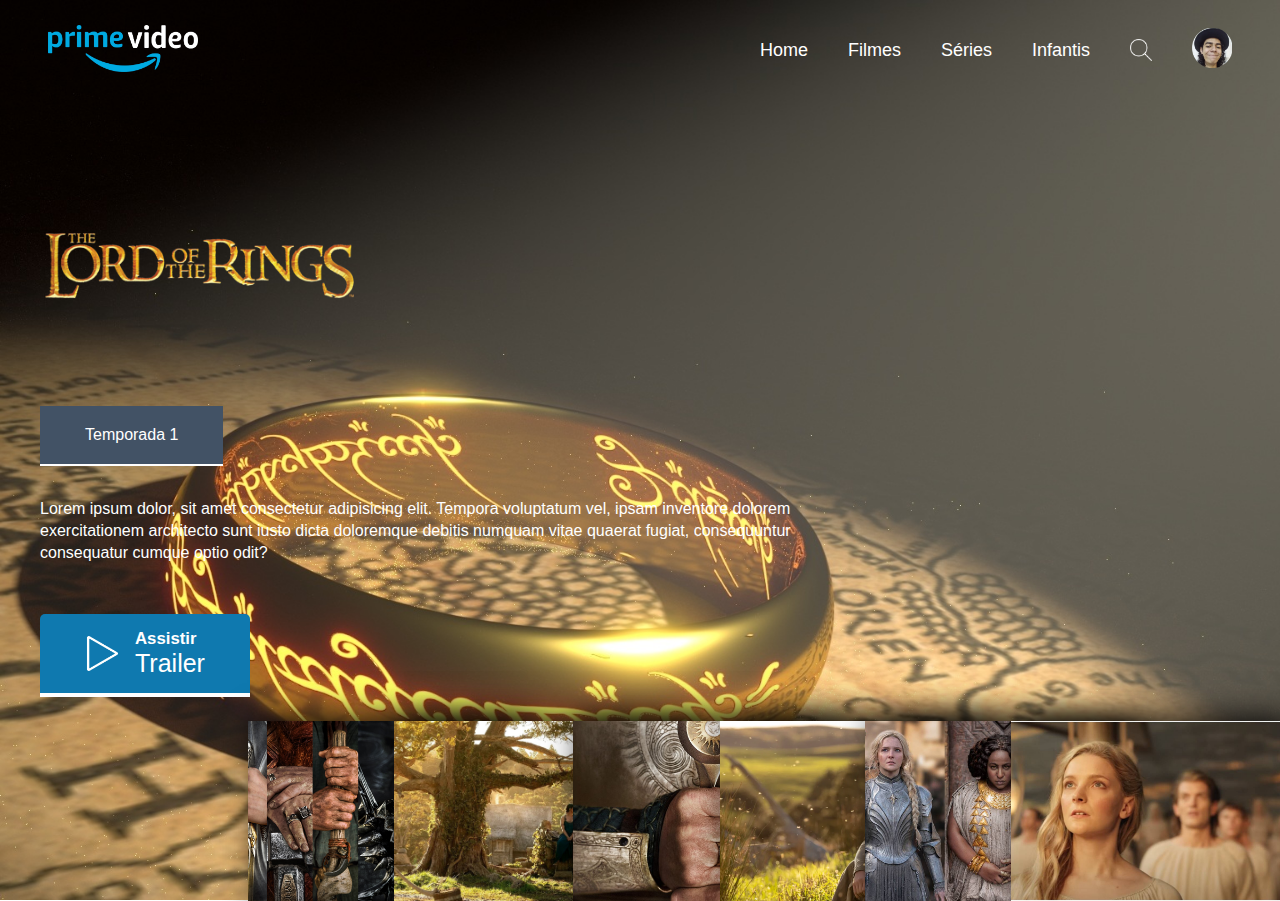
<file: index.html>
<!DOCTYPE html>
<html lang="pt-br">
<head>
    <meta charset="UTF-8">
    <meta http-equiv="X-UA-Compatible" content="IE=edge">
    <meta name="viewport" content="width=device-width, initial-scale=1.0">
    <link rel="stylesheet" href="style.css">
    <title>Senhor dos anéis - Os anéis de poder</title>
</head>
<body>

    <header>
        <a href="#"> <img src="img/logo.png" alt="logo PrimeVideo" class="logo"> </a>

        <nav class="navigation">
            <ul>
                <li> <a href="#">Home</a> </li>
                <li> <a href="#">Filmes</a> </li>
                <li> <a href="#">Séries</a> </li>
                <li> <a href="#">Infantis</a> </li>

                <img src="img/search.png" alt="pesquisa" class="search">

                <a href="GitHub.com/NouanGust"><img src="img/perfil.png" alt="perfil" class="profile"></a>
            </ul>
        </nav>
    </header>
    
    <main>
        <section>
            <img src="img/logo-lodr.png" alt="logo senhor dos anéis" class="logoLotr">

            <div class="btn-box">
                <a href="#" class="btn">Temporada 1</a>
            </div>

            <p class="sinopse">
                Lorem ipsum dolor, sit amet consectetur adipisicing elit. Tempora voluptatum vel, ipsam inventore dolorem exercitationem architecto sunt iusto dicta doloremque debitis numquam vitae quaerat fugiat, consequuntur consequatur cumque optio odit?
            </p>

            <div class="controls-box">
                <img src="img/botao-play.png" alt="botão play" class="btn-play">

                <div>
                    <h6>Assistir</h6>
                    <p>Trailer</p>
                </div>
            </div>
        </section>
    </main>

    <footer>
        <section class="cards">
            <div class="card"> <img src="img/1.jpg" alt="imagens"> </div>
            <div class="card"> <img src="img/2.jpg" alt="imagens"> </div>
            <div class="card"> <img src="img/3.jpg" alt="imagens"> </div>
            <div class="card"> <img src="img/5.jpg" alt="imagens"> </div>
            <div class="card"> <img src="img/7.jpg" alt="imagens"> </div>
            <div class="card"> <img src="img/8.jpg" alt="imagens"> </div>
        </section>
    </footer>
</body>
</html>
</file>
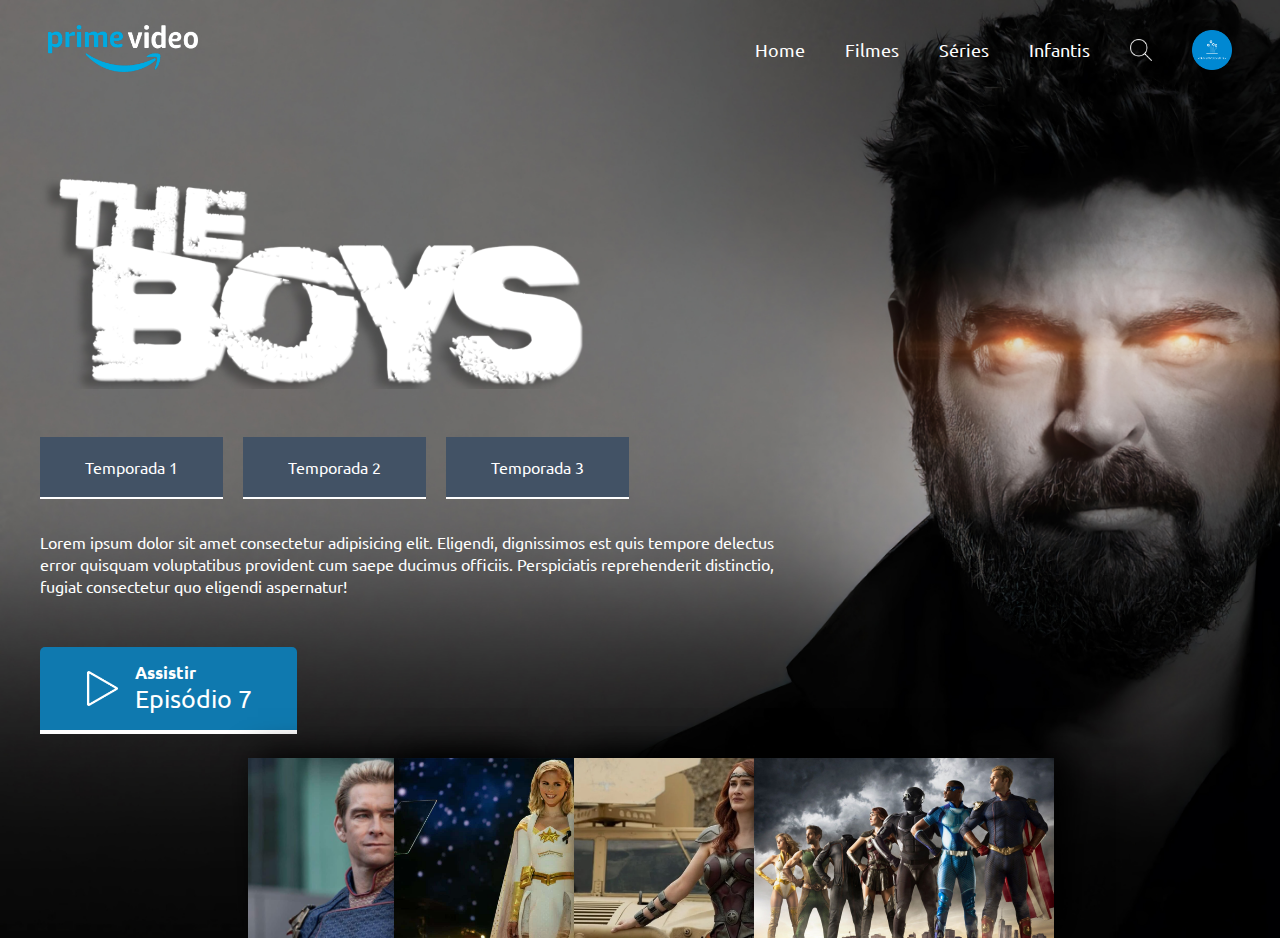
<file: theBoysLandingpage/index.html>
<!DOCTYPE html>
<html lang="pt-br">
<head>
    <meta charset="UTF-8">
    <meta http-equiv="X-UA-Compatible" content="IE=edge">
    <meta name="viewport" content="width=device-width, initial-scale=1.0">
    <title>The Boys LandingPage</title>
    <link rel="stylesheet" href="./assets/css/style.css">
</head>
<body>
    <header>
        <a href="#"> <img src="assets/img/logo.png" alt="logo" class="logo"> </a>

        <nav class="navigation">
            <ul>
                <li> <a href="#">Home</a> </li>
                <li> <a href="#">Filmes</a> </li>
                <li> <a href="#">Séries</a> </li>
                <li> <a href="#">Infantis</a> </li>
                <img src="assets/img/search.png" alt="pesquisa" class="search">
                <img src="assets/img/perfil.png" alt="perfil" class="profile">
            </ul>
        </nav>

    </header>

    <main>
        <section>
            <img src="assets/img/theboysLogo.png" alt="logo the boys" class="logoBoys">

            <div class="btn-box">
                <a href="#" class="btn">Temporada 1</a>
                <a href="#" class="btn">Temporada 2</a>
                <a href="#" class="btn">Temporada 3</a>
            </div>

            <p class="sinopse">Lorem ipsum dolor sit amet consectetur adipisicing elit. Eligendi, dignissimos est quis tempore delectus error quisquam voluptatibus provident cum saepe ducimus officiis. Perspiciatis reprehenderit distinctio, fugiat consectetur quo eligendi aspernatur!</p>

            <div class="btn-box2">
                <img src="assets/img/botao-play.png" alt="botão play" class="play">

                <div>
                    <h6>Assistir</h6>
                    <p>Episódio 7</p>
                </div>
            </div>
        </section>
    </main>

    <footer>
        <section class="cards">
            <div class="card"><img src="assets/img/1.jpg" alt="imagens"></div>
            <div class="card"><img src="assets/img/2.jpg" alt="imagens"></div>
            <div class="card"><img src="assets/img/3.jpg" alt="imagens"></div>
            <div class="card"><img src="assets/img/4.jpg" alt="imagens"></div>
        </section>
    </footer>
</body>
</html>
</file>
<file: style.css>
/* Variaveis */

:root {
    --branco: #fff;
    --azul-principal: #138ecc;
    --azul-detalhe: #0f79af;
    --cinza: #425265;
    --cinza-detalhe: #2d3846;
}

/* Reset e body */

* {
    margin: 0;
    padding: 0;
    box-sizing: border-box;
    font-family: sans-serif;
    list-style: none;
    text-decoration: none;
}

body {
    background: url(./img/background-1.jpg) no-repeat;
    background-size: cover;
    overflow: hidden;
    max-height: 100vh;
}

/* Header */

header {
    display: flex;
    align-items: center;
    justify-content: space-between;
    padding: 25px 48px;
}

header .logo {
    width: 150px;
}

.navigation ul {
    display: flex;
    align-items: center;
    gap: 40px;
}

.navigation ul li a {
    color: var(--branco);
    font-size: 18px;
    padding-bottom: 5px;
    border-bottom: 2px solid transparent;
    transition: all .6s;
}

.navigation ul li a:hover {
    border-bottom: 2px solid var(--azul-principal);
}

.navigation .search {
    width: 22px;
    cursor: pointer;
    filter: invert(1);
    transition: all .3s;
}

.navigation .search:hover {
    transform: scale(1.5);
}

.navigation .profile {
    width: 40px;
    cursor: pointer;
    transition: all .3s;
}

.navigation .profile:hover {
    transform: scale(1.5);
}

/* Main */

main {
    display: flex;
    align-items: center;
    justify-content: center;
    max-width: 50em;
    margin-top: 1.5em;
}

main section {
    display: flex;
    flex-direction: column;
    align-items: flex-start;
    margin-left: 2.5em;
}

main section .logoLotr {
    width: 20em;
    margin: 3em 0;
}

main section .btn-box {
    display: flex;
    align-items: center;
    gap: 20px;
}

.btn-box .btn {
    padding: 20px 45px;
    background: var(--cinza);
    color: var(--branco);
    margin-bottom: 2em;
    border-bottom: 2px solid var(--branco);
    transition: all .3s;
}

.btn-box .btn:hover {
    background: var(--cinza-detalhe);
}

.btn-box .btn:focus {
    background: var(--cinza-detalhe);
}

section .sinopse {
    line-height: 22px;
    color: var(--branco);
}

.controls-box {
    display: flex;
    align-items: center;
    color: var(--branco);
    background: var(--azul-detalhe);
    padding: 15px 45px;
    margin-top: 2em;
    border-radius: 5px 5px 0 0 ;
    border-bottom: 4px solid var(--branco);
    font-size: 25px;
    gap: 15px;
    cursor: pointer;
    transition: all .3s;
}

.controls-box:hover {
    background: var(--azul-principal);
}

.controls-box .btn-play {
    width: 1.4em;
    filter: invert(1);
}

/* Footer e Cards */

footer .cards {
    display: flex;
    align-items: center;
    flex-flow: row;
    margin-left: 23em;
    margin-top: 1.5em;
}

footer .cards .card {
    height: 180px;
    max-width: 300px;
    box-shadow: 12px 0 32px 2px black;
    margin-left: -120px;
    cursor: pointer;
    transition: all 0.25s ease-in-out;
    overflow: hidden;
}

footer .cards .card img {
    width: 100%;
    height: 100%;
    object-fit: cover;
}

footer .cards .card:hover {
    transform: translateY(-16px) rotate(3deg) scale(1.5);
}

footer .cards .card:hover ~ .card {
    transform: translateX(60%);
}
</file>
<file: theBoysLandingpage/assets/css/style.css>
@import url('https://fonts.googleapis.com/css2?family=Ubuntu:wght@400;500;700&display=swap');

/* Reset e body */

* {
    margin: 0;
    padding: 0;
    box-sizing: border-box;
    font-family: 'Ubuntu', sans-serif;
    list-style: none;
    text-decoration: none;
}

body {
    background: url(../img/bg.jpg);
    background-repeat: no-repeat;
    background-size: cover;
    overflow: hidden;
}

/* Header */

header {
    display: flex;
    align-items: center;
    justify-content: space-between;
    padding: 25px 48px;
}

header .logo {
    width: 150px; 
}

.navigation ul {
    display: flex;
    align-items: center;
    gap: 40px;
}

.navigation ul li a {
    color: #fff;
    font-size: 18px;
    padding-bottom: 5px;
    border-bottom: 2px solid transparent;
    transition: all .6s;
}

.navigation ul li a:hover {
    border-bottom: 2px solid #138ecc;
}

.navigation .search {
    width: 22px;
    cursor: pointer;
    filter: invert(1);
}

.navigation .profile {
    width: 40px;
    cursor: pointer;
}

/* Main */

main {
    display: flex;
    align-items: center;
    justify-content: center;
    max-width: 50em;
    margin-top: 1.5em;
}

main section {
    display: flex;
    flex-direction: column;
    align-items: flex-start;
    margin-left: 2.5em;
}

main section .logoBoys {
    width: 35em;
    margin: 3em 0;
}

main section .btn-box {
    display: flex;
    align-items: center;
    gap: 20px;
}

.btn-box .btn {
    padding: 20px 45px;
    background: #425265;
    color: #fff;
    margin-bottom: 2em;
    border-bottom: 2px solid #fff;
    transition: all .3s;
}

.btn-box .btn:hover {
    background: #2d3846;
}

.btn-box .btn:focus {
    background: #2d3846;
}

section .sinopse {
    line-height: 22px;
    color: #fff;
}

.btn-box2 {
    display: flex;
    align-items: center;
    color: #fff;
    background: #0f79af;
    padding: 15px 45px;
    margin-top: 2em;
    border-radius: 5px 5px 0 0;
    border-bottom: 4px solid #fff;
    font-size: 25px;
    gap: 15px;
    cursor: pointer;
    transition: all .3s;
}

.btn-box2:hover {
    background: #138ecc;
}

.btn-box2 .play {
    width: 1.4em;
    filter: invert(1);
}

/* Footer e Cards */   

footer .cards {
    display: flex;
    align-items: center;
    flex-flow: row;
    margin-left: 23em;
    margin-top: 1.5em;
}

footer .cards .card {
    height: 180px;
    max-width: 300px;
    box-shadow: 12px 0px 32px 2px black;
    margin-left: -120px;
    cursor: pointer;
    transition: all 0.25s ease-in-out;
    overflow: hidden;
}

footer .cards .card img {
    width: 100%;
    height: 100%;
    object-fit: cover;
}

footer .cards .card:hover {
    transform: translateY(-16px)  rotate(3deg);
}

footer .cards .card:hover ~ .card {
   transform: translateX(140px); 
}
</file>
